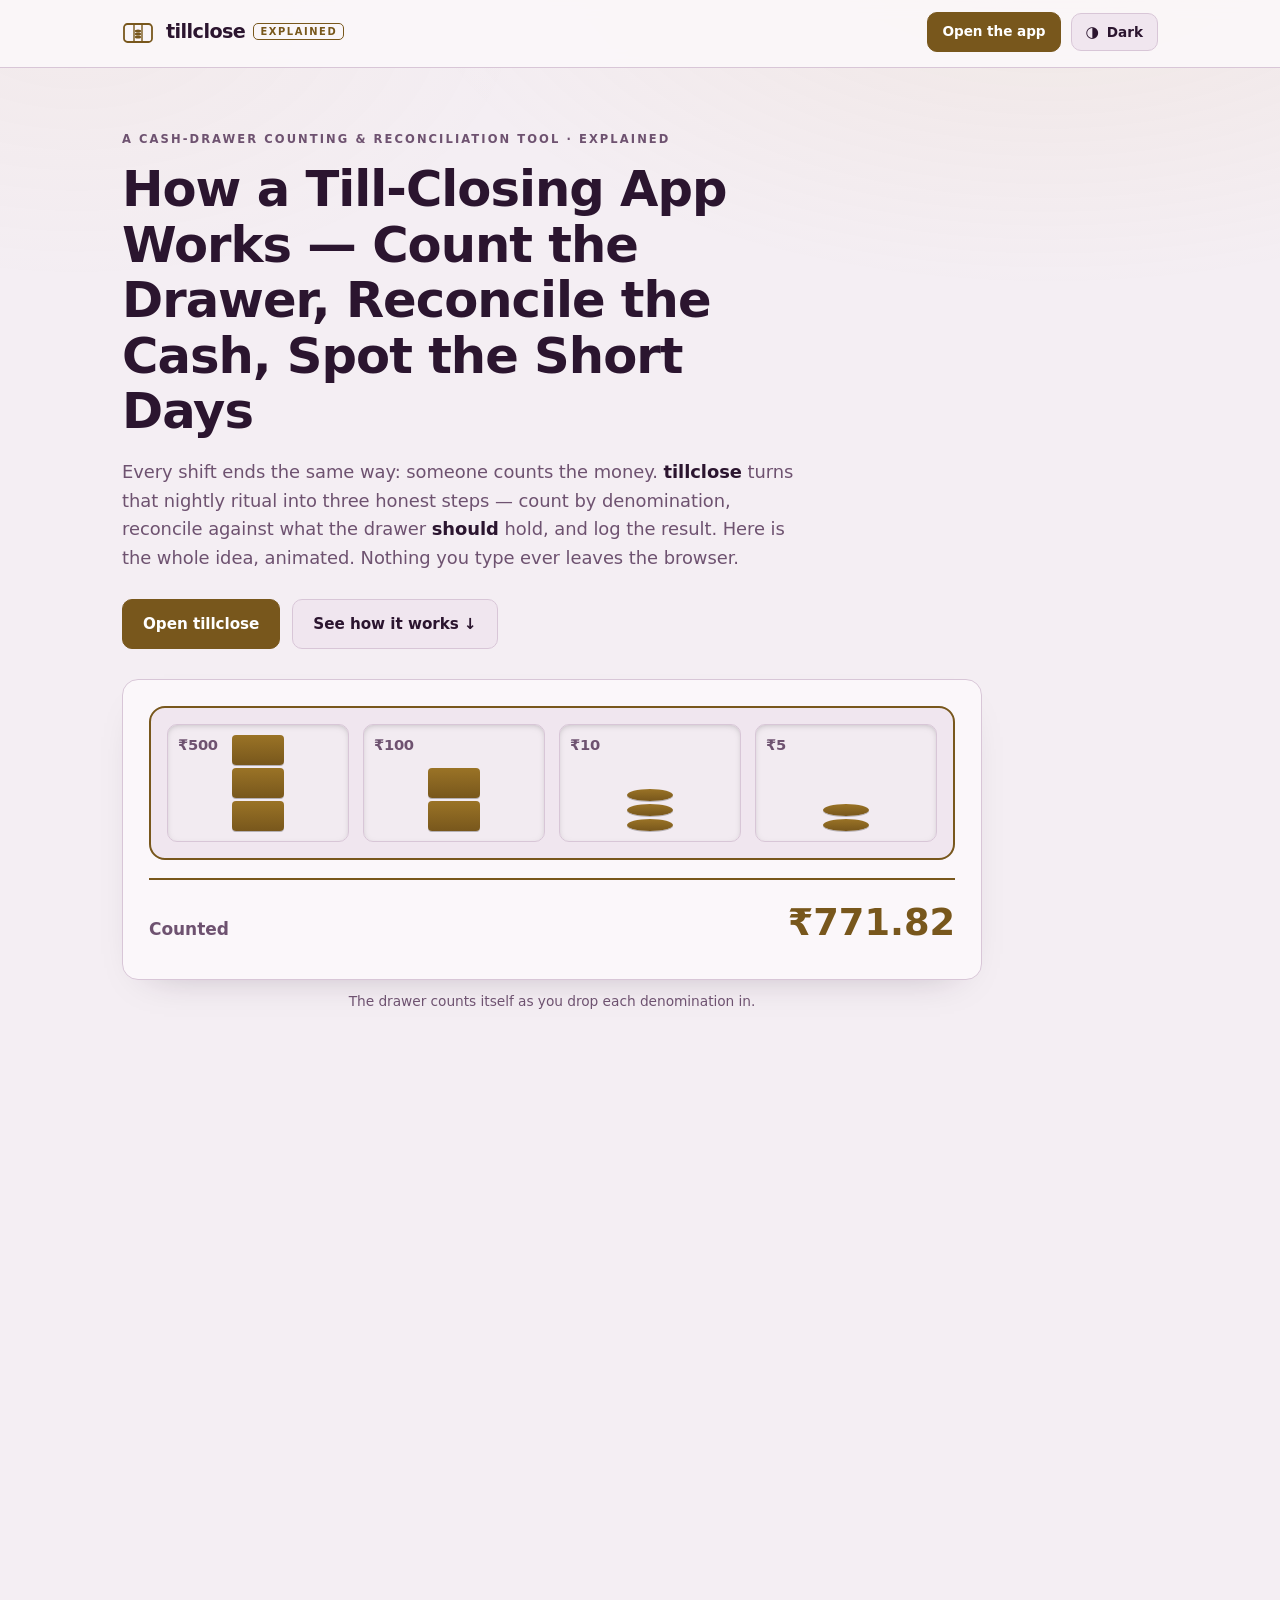
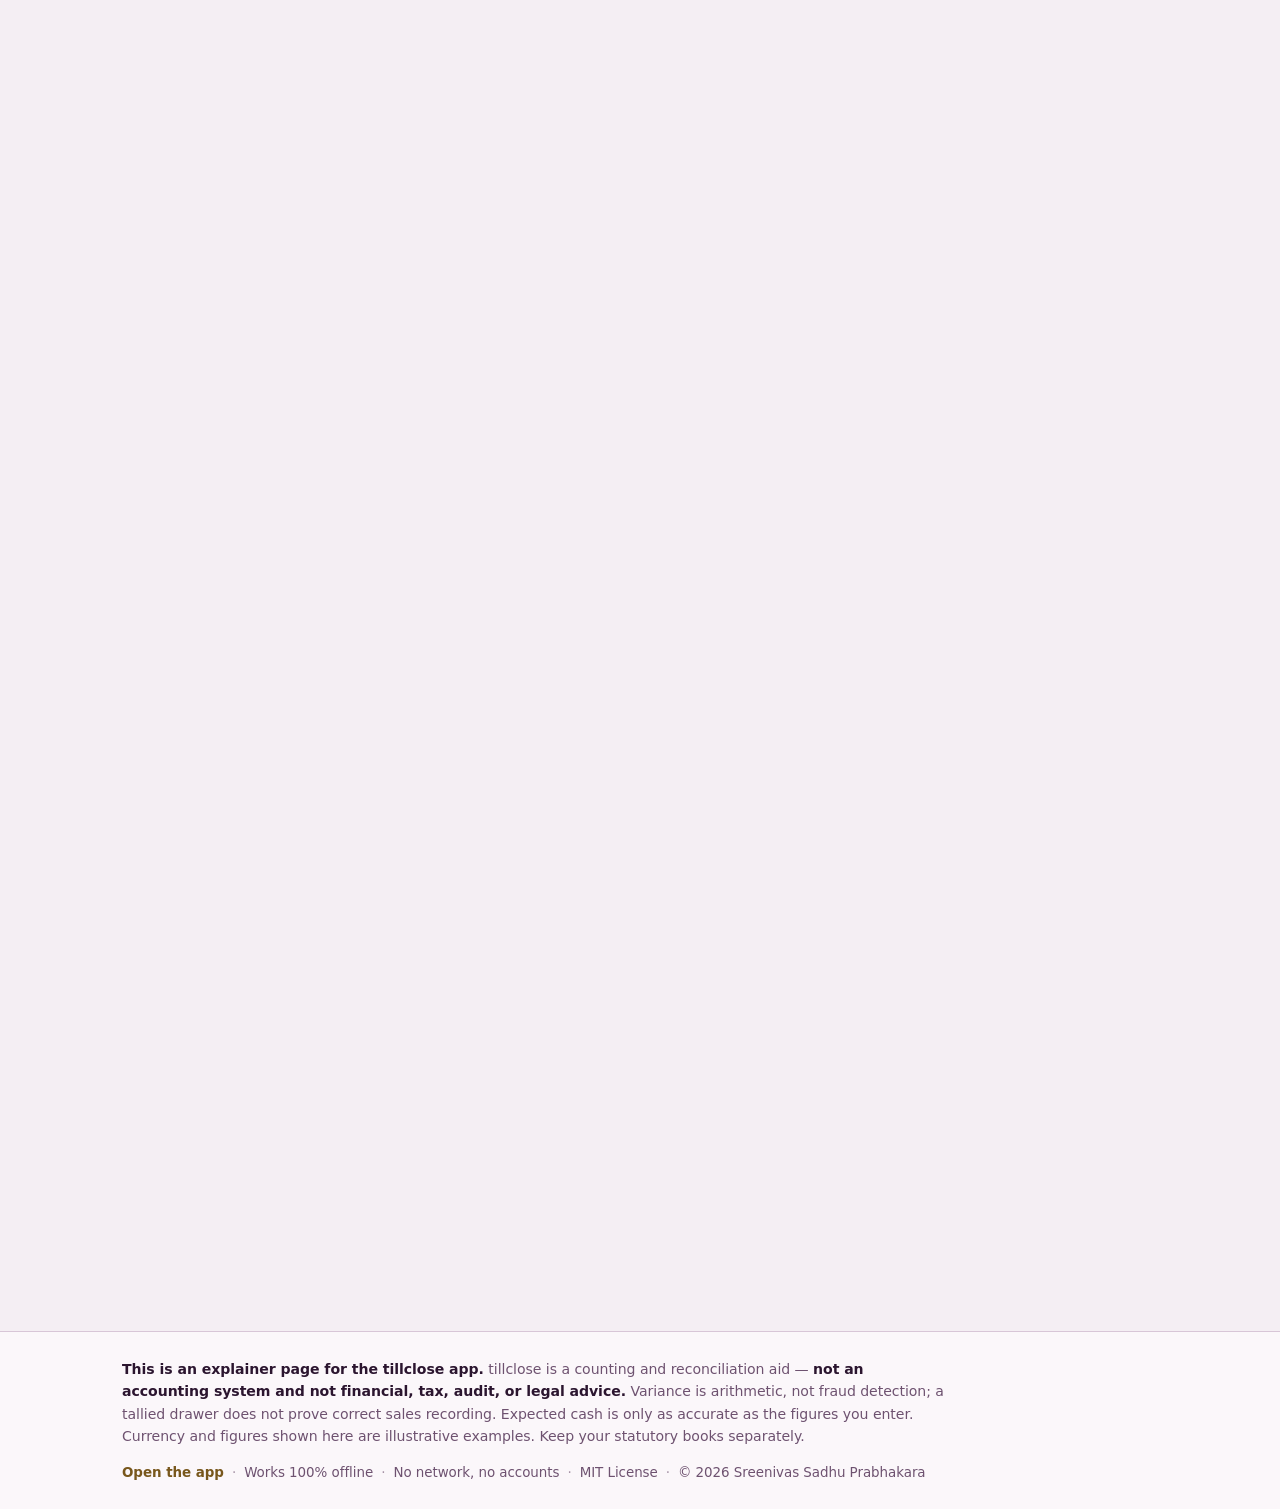
<file: index.html>
<!doctype html>
<html lang="en">
<head>
  <meta charset="utf-8">
  <meta name="viewport" content="width=device-width, initial-scale=1">
  <meta http-equiv="Content-Security-Policy" content="default-src 'self'; connect-src 'none'; img-src 'self' data:; base-uri 'none'; form-action 'none'; frame-ancestors 'none'; object-src 'none'">
  <title>How a Till-Closing App Works — Count the Drawer &amp; Reconcile Cash Privately</title>
  <meta name="description" content="An animated walk-through of how to close a cash till: count the drawer by denomination, reconcile against expected cash, and see which days were short — all offline, with figures the browser physically cannot send anywhere.">
  <meta name="color-scheme" content="dark light">
  <link rel="canonical" href="https://sreenivas-sadhu-prabhakara.github.io/tillclose-explained/">
  <meta name="robots" content="index, follow, max-image-preview:large">
  <meta name="author" content="Sreenivas Sadhu Prabhakara">
  <meta name="keywords" content="how a till closing app works, cash drawer counting explained, cash reconciliation, end of day cash count, denomination counting, offline cash counter, private till log, expected cash variance, cash short or over">
  <meta name="theme-color" content="#2B152F" media="(prefers-color-scheme: dark)">
  <meta name="theme-color" content="#F4EEF3" media="(prefers-color-scheme: light)">

  <!-- Open Graph -->
  <meta property="og:type" content="website">
  <meta property="og:site_name" content="tillclose explained">
  <meta property="og:title" content="How a Till-Closing App Works — Count the Drawer &amp; Reconcile Cash Privately">
  <meta property="og:description" content="An animated walk-through of counting a cash drawer, reconciling against expected cash, and spotting short days — all offline, with figures the browser cannot send anywhere.">
  <meta property="og:url" content="https://sreenivas-sadhu-prabhakara.github.io/tillclose-explained/">
  <meta property="og:locale" content="en_US">
  <meta property="og:image" content="https://sreenivas-sadhu-prabhakara.github.io/tillclose-explained/og-image.png">
  <meta property="og:image:width" content="1200">
  <meta property="og:image:height" content="630">
  <meta property="og:image:alt" content="An animated explainer for tillclose — coins dropping into a cash-drawer well, resolving to a counted total and a SHORT stamp on aubergine">

  <!-- Twitter -->
  <meta name="twitter:card" content="summary_large_image">
  <meta name="twitter:title" content="How a Till-Closing App Works — Count the Drawer &amp; Reconcile Cash Privately">
  <meta name="twitter:description" content="An animated walk-through of counting a cash drawer, reconciling against expected cash, and spotting short days — all offline and private by construction.">
  <meta name="twitter:image" content="https://sreenivas-sadhu-prabhakara.github.io/tillclose-explained/og-image.png">
  <meta name="twitter:image:alt" content="An animated explainer for tillclose — a cash-drawer well, a counted total, and a SHORT stamp">

  <link rel="stylesheet" href="styles.css">
  <link rel="icon" href="favicon.svg" type="image/svg+xml">
  <link rel="apple-touch-icon" href="apple-touch-icon.png">
  <link rel="manifest" href="manifest.webmanifest">

  <!-- Structured data (data block; survives the CSP) -->
  <script type="application/ld+json">
  {
    "@context": "https://schema.org",
    "@type": "WebApplication",
    "name": "tillclose explained",
    "description": "An animated single-page explainer for tillclose, a cash denomination calculator and daily till-closing log. Shows how counting the drawer, reconciling against expected cash, and logging closings works, and why it stays fully private and offline.",
    "url": "https://sreenivas-sadhu-prabhakara.github.io/tillclose-explained/",
    "applicationCategory": "BusinessApplication",
    "operatingSystem": "Any (modern web browser)",
    "browserRequirements": "Requires a modern web browser with JavaScript enabled.",
    "isAccessibleForFree": true,
    "offers": { "@type": "Offer", "price": "0", "priceCurrency": "USD" },
    "license": "https://opensource.org/licenses/MIT",
    "author": { "@type": "Person", "name": "Sreenivas Sadhu Prabhakara" },
    "softwareVersion": "0.1.0",
    "featureList": [
      "Animated walk-through of counting a cash drawer by denomination",
      "Shows expected-cash reconciliation: opening float + cash sales − payouts",
      "Explains the SHORT / OVER / TALLIED variance verdict",
      "Explains the enforced privacy guarantee (connect-src 'none')",
      "Links to the live tillclose app"
    ]
  }
  </script>
  <script type="application/ld+json">
  {
    "@context": "https://schema.org",
    "@type": "FAQPage",
    "mainEntity": [
      {
        "@type": "Question",
        "name": "What does a till-closing app actually do?",
        "acceptedAnswer": {
          "@type": "Answer",
          "text": "It does the three steps of closing a cash till: you count what is physically in the drawer by denomination, you enter what should be there (opening float plus cash sales minus payouts), and it shows the difference — TALLIED, SHORT, or OVER — then saves a dated closing so a pattern of short days becomes visible."
        }
      },
      {
        "@type": "Question",
        "name": "How is expected cash worked out?",
        "acceptedAnswer": {
          "@type": "Answer",
          "text": "Expected cash = opening float + cash sales − payouts. Every one of those figures is typed in by you. The app cannot read your POS, bank, or UPI and never pretends to, so the variance is only as good as the numbers you enter."
        }
      },
      {
        "@type": "Question",
        "name": "Is my cash data really private?",
        "acceptedAnswer": {
          "@type": "Answer",
          "text": "Yes, and it is enforced rather than promised. A strict Content-Security-Policy sets connect-src to none, so the page itself cannot make any network request — the browser blocks every send. Your counts and closings live only in your own browser's local storage; export a CSV to keep a backup."
        }
      },
      {
        "@type": "Question",
        "name": "Does it work without internet?",
        "acceptedAnswer": {
          "@type": "Answer",
          "text": "Yes. Because there are no network dependencies at all, the app runs with no signal — useful at a stall, a counter, or a shift handover where connectivity is unreliable."
        }
      }
    ]
  }
  </script>
</head>
<body>
  <a class="skip-link" href="#story">Skip to how it works</a>

  <!-- ============ HEADER ============ -->
  <header class="masthead" id="top">
    <div class="masthead__inner">
      <div class="brand">
        <svg class="brand__mark" viewBox="0 0 32 32" aria-hidden="true">
          <rect x="2" y="8" width="28" height="18" rx="3.5" fill="none" stroke="currentColor" stroke-width="1.8"/>
          <line x1="12" y1="8" x2="12" y2="26" stroke="currentColor" stroke-width="1.4"/>
          <line x1="20" y1="8" x2="20" y2="26" stroke="currentColor" stroke-width="1.4"/>
          <ellipse cx="16" cy="15" rx="3.1" ry="1.5" class="mk-coin"/>
          <ellipse cx="16" cy="18" rx="3.1" ry="1.5" class="mk-coin"/>
          <ellipse cx="16" cy="21" rx="3.1" ry="1.5" class="mk-coin"/>
        </svg>
        <span class="brand__word">tillclose <span class="brand__tag">explained</span></span>
      </div>
      <div class="masthead__tools">
        <a class="btn btn--primary btn--sm" href="https://sreenivas-sadhu-prabhakara.github.io/tillclose/" id="topCta">Open the app</a>
        <button type="button" class="btn btn--ghost btn--sm" id="themeToggle" aria-pressed="false">
          <span class="btn__ico" aria-hidden="true">◑</span><span id="themeLabel">Theme</span>
        </button>
      </div>
    </div>
    <div class="scrollbar" aria-hidden="true"><div class="scrollbar__fill" id="scrollFill"></div></div>
  </header>

  <!-- ============ HERO / HOOK ============ -->
  <section class="hero reveal" id="hero">
    <div class="hero__inner">
      <p class="eyebrow">A cash-drawer counting &amp; reconciliation tool · explained</p>
      <h1 class="hero__title">How a Till-Closing App Works — Count the Drawer, Reconcile the Cash, Spot the Short Days</h1>
      <p class="hero__lede">
        Every shift ends the same way: someone counts the money. <strong>tillclose</strong> turns that
        nightly ritual into three honest steps — count by denomination, reconcile against what the drawer
        <em>should</em> hold, and log the result. Here is the whole idea, animated. Nothing you type ever
        leaves the browser.
      </p>
      <div class="hero__cta">
        <a class="btn btn--primary" href="https://sreenivas-sadhu-prabhakara.github.io/tillclose/">Open tillclose</a>
        <a class="btn btn--ghost" href="#story">See how it works ↓</a>
      </div>

      <!-- animated drawer: coins drop into wells, total ticks up -->
      <figure class="stage stage--hero" aria-hidden="true">
        <div class="drawer" id="heroDrawer">
          <div class="well">
            <span class="well__face">₹500</span>
            <div class="coins">
              <span class="coin coin--note c1"></span>
              <span class="coin coin--note c2"></span>
              <span class="coin coin--note c3"></span>
            </div>
          </div>
          <div class="well">
            <span class="well__face">₹100</span>
            <div class="coins">
              <span class="coin coin--note c1"></span>
              <span class="coin coin--note c2"></span>
            </div>
          </div>
          <div class="well">
            <span class="well__face">₹10</span>
            <div class="coins">
              <span class="coin c1"></span><span class="coin c2"></span><span class="coin c3"></span>
            </div>
          </div>
          <div class="well">
            <span class="well__face">₹5</span>
            <div class="coins">
              <span class="coin c1"></span><span class="coin c2"></span>
            </div>
          </div>
        </div>
        <div class="ticker">
          <span class="ticker__label">Counted</span>
          <span class="ticker__value" id="heroTotal" data-target="216900">₹0.00</span>
        </div>
      </figure>
      <p class="stage__caption">The drawer counts itself as you drop each denomination in.</p>
    </div>
  </section>

  <main id="story">

    <!-- ============ 1. THE PROBLEM ============ -->
    <section class="chapter reveal" id="problem" aria-labelledby="problemHeading">
      <div class="chapter__inner">
        <p class="chapter__num">01 — The problem</p>
        <h2 class="chapter__title" id="problemHeading">Counting cash on paper is where the day goes wrong</h2>
        <p class="chapter__body">
          Kirana stores, food stalls, salons, pharmacies, petrol-pump shift handovers, event volunteers —
          anyone who closes a drawer knows the three ways it breaks. The denomination arithmetic is
          error-prone by hand. A spreadsheet has no running record of <em>which</em> days ran short. And a
          generic web counter wants an account, or quietly phones your numbers home.
        </p>
        <div class="painrow">
          <div class="pain">
            <span class="pain__ico" aria-hidden="true">✎</span>
            <h3 class="pain__h">Paper slips</h3>
            <p>3 × ₹500 + 7 × ₹100 in your head, at 11pm, tired. One slip and the till is "short".</p>
          </div>
          <div class="pain">
            <span class="pain__ico" aria-hidden="true">▦</span>
            <h3 class="pain__h">Spreadsheets</h3>
            <p>They add up today, but nobody scrolls back to see the pattern of shortages building.</p>
          </div>
          <div class="pain">
            <span class="pain__ico" aria-hidden="true">☁</span>
            <h3 class="pain__h">Cloud counters</h3>
            <p>Sign up, log in, and your daily takings sit on someone else's server. For a cash count.</p>
          </div>
        </div>
      </div>
    </section>

    <!-- ============ 2. STEP ONE — COUNT ============ -->
    <section class="chapter chapter--split reveal" id="count" aria-labelledby="countHeading">
      <div class="chapter__inner split">
        <div class="split__copy">
          <p class="chapter__num">02 — Step one</p>
          <h2 class="chapter__title" id="countHeading">Count the drawer by denomination</h2>
          <p class="chapter__body">
            The grid <em>is</em> the drawer, seen from above: one well per note and coin. Tap the steppers
            or type a quantity, and each well shows its own subtotal while a grand total runs live at the
            bottom. Five verified currency presets — INR, USD, EUR, GBP, PHP — plus a free "other amount"
            row for a withdrawn ₹2000 note or a commemorative coin.
          </p>
          <p class="chapter__body chapter__body--note">
            Every rupee is computed in <strong>integer paise</strong> — never floating-point — so a
            decimal-currency count can't drift by a rounding cent.
          </p>
        </div>
        <figure class="stage split__stage" aria-hidden="true">
          <div class="countgrid" id="countGrid">
            <div class="cwell"><span class="cwell__face">₹500</span><span class="cwell__qty" data-q="3">×3</span><span class="cwell__sub">₹1,500</span></div>
            <div class="cwell"><span class="cwell__face">₹200</span><span class="cwell__qty" data-q="1">×1</span><span class="cwell__sub">₹200</span></div>
            <div class="cwell"><span class="cwell__face">₹100</span><span class="cwell__qty" data-q="4">×4</span><span class="cwell__sub">₹400</span></div>
            <div class="cwell"><span class="cwell__face">₹50</span><span class="cwell__qty" data-q="1">×1</span><span class="cwell__sub">₹50</span></div>
            <div class="cwell"><span class="cwell__face">₹20</span><span class="cwell__qty" data-q="2">×2</span><span class="cwell__sub">₹40</span></div>
            <div class="cwell"><span class="cwell__face">₹10</span><span class="cwell__qty" data-q="1">×1</span><span class="cwell__sub">₹10</span></div>
            <div class="cwell cwell--coin"><span class="cwell__face">₹5</span><span class="cwell__qty" data-q="3">×3</span><span class="cwell__sub">₹15</span></div>
            <div class="cwell cwell--coin"><span class="cwell__face">₹2</span><span class="cwell__qty" data-q="1">×1</span><span class="cwell__sub">₹2</span></div>
          </div>
          <div class="ticker ticker--inline">
            <span class="ticker__label">Counted total</span>
            <span class="ticker__value" id="countGridTotal" data-target="221700">₹0.00</span>
          </div>
        </figure>
      </div>
    </section>

    <!-- ============ 3. STEP TWO — RECONCILE ============ -->
    <section class="chapter chapter--split reveal reverse" id="reconcile" aria-labelledby="reconHeading">
      <div class="chapter__inner split split--reverse">
        <div class="split__copy">
          <p class="chapter__num">03 — Step two</p>
          <h2 class="chapter__title" id="reconHeading">Reconcile against what the drawer <em>should</em> hold</h2>
          <p class="chapter__body">
            The expected total is simple and honest arithmetic you enter yourself:
          </p>
          <p class="formula" aria-hidden="true">
            <span class="formula__t">opening float</span>
            <span class="formula__op">+</span>
            <span class="formula__t">cash sales</span>
            <span class="formula__op">−</span>
            <span class="formula__t formula__t--out">payouts</span>
            <span class="formula__op">=</span>
            <span class="formula__t formula__t--res">expected</span>
          </p>
          <p class="chapter__body chapter__body--note">
            Payouts are a small labelled list — "milk vendor ₹350", "auto fare ₹80". The app can't read
            your POS, bank, or UPI, and <strong>never pretends to</strong>. The variance is only ever as
            good as the numbers you type.
          </p>
        </div>
        <figure class="stage split__stage" aria-hidden="true">
          <div class="ledger" id="ledger">
            <div class="ledger__row"><span>Opening float</span><span class="tabnum">₹5,000.00</span></div>
            <div class="ledger__row"><span>+ Cash sales</span><span class="tabnum">₹12,750.00</span></div>
            <div class="ledger__row ledger__row--out"><span>− Milk vendor</span><span class="tabnum">−₹350.00</span></div>
            <div class="ledger__row ledger__row--out"><span>− Auto fare</span><span class="tabnum">−₹80.00</span></div>
            <div class="ledger__row ledger__row--total"><span>Expected total</span><span class="tabnum" id="expectedRun" data-target="1732000">₹0.00</span></div>
          </div>
        </figure>
      </div>
    </section>

    <!-- ============ 4. THE VERDICT (the stamp motif) ============ -->
    <section class="chapter reveal" id="verdict" aria-labelledby="verdictHeading">
      <div class="chapter__inner">
        <p class="chapter__num">04 — The verdict</p>
        <h2 class="chapter__title" id="verdictHeading">Counted minus expected — tallied, short, or over</h2>
        <p class="chapter__body chapter__body--center">
          One subtraction gives the whole answer, stamped in words and colour so the state is never
          colour-only. Here the drawer is a little light.
        </p>
        <figure class="stage stage--verdict" aria-hidden="true">
          <div class="vsum">
            <div class="vsum__line"><span class="vsum__lab">Counted</span><span class="tabnum">₹2,169.00</span></div>
            <div class="vsum__line"><span class="vsum__lab">Expected</span><span class="tabnum">₹2,200.00</span></div>
          </div>
          <div class="verdict-band" id="verdictBand" data-status="short">
            <span class="verdict-band__stamp" id="verdictStamp">SHORT</span>
            <span class="verdict-band__amt tabnum" id="verdictAmt">−₹31.00</span>
            <span class="verdict-band__words" id="verdictWords">The drawer is short by thirty-one rupees.</span>
          </div>
          <div class="chiprow">
            <button type="button" class="miniChip is-on" data-status="short">SHORT</button>
            <button type="button" class="miniChip" data-status="tallied">TALLIED</button>
            <button type="button" class="miniChip" data-status="over">OVER</button>
          </div>
        </figure>
        <p class="stage__caption">Tap a state to see how the same band reads for each verdict.</p>
      </div>
    </section>

    <!-- ============ 5. THE HISTORY ============ -->
    <section class="chapter reveal" id="history" aria-labelledby="histHeading">
      <div class="chapter__inner">
        <p class="chapter__num">05 — The record</p>
        <h2 class="chapter__title" id="histHeading">A dated log makes the pattern visible</h2>
        <p class="chapter__body chapter__body--center">
          Save one closing per date and the history strip does the rest — days closed, how many were short,
          the net variance, and the worst day highlighted. A slow leak nobody noticed on paper shows up here
          on the first read.
        </p>
        <figure class="stage stage--history" aria-hidden="true">
          <div class="hstrip">
            <span class="hstat"><b>18</b> days closed</span>
            <span class="hstat hstat--short"><b>4</b> short</span>
            <span class="hstat hstat--over"><b>1</b> over</span>
            <span class="hstat hstat--tally"><b>13</b> tallied</span>
            <span class="hstat">net <b class="tabnum">−₹412.00</b></span>
          </div>
          <ul class="hlist">
            <li class="hrow"><span class="hrow__date tabnum">2026-07-21</span><span class="hrow__meta">handover · evening</span><span class="hrow__var hrow__var--tally tabnum">TALLIED</span></li>
            <li class="hrow hrow--worst"><span class="hrow__date tabnum">2026-07-20</span><span class="hrow__meta">worst day</span><span class="hrow__var hrow__var--short tabnum">−₹210.00</span></li>
            <li class="hrow"><span class="hrow__date tabnum">2026-07-19</span><span class="hrow__meta">—</span><span class="hrow__var hrow__var--over tabnum">+₹40.00</span></li>
            <li class="hrow"><span class="hrow__date tabnum">2026-07-18</span><span class="hrow__meta">—</span><span class="hrow__var hrow__var--tally tabnum">TALLIED</span></li>
          </ul>
        </figure>
      </div>
    </section>

    <!-- ============ 6. THE PRIVACY GUARANTEE ============ -->
    <section class="chapter chapter--privacy reveal" id="privacy" aria-labelledby="privHeading">
      <div class="chapter__inner">
        <p class="chapter__num">06 — The guarantee</p>
        <h2 class="chapter__title" id="privHeading">Privacy the browser enforces, not a promise it makes</h2>
        <p class="chapter__body chapter__body--center">
          Most apps <em>say</em> "we don't sell your data". tillclose ships a single line that makes it
          impossible to send anything at all — a Content-Security-Policy with <code>connect-src 'none'</code>.
          The browser refuses every network call the page could try to make.
        </p>
        <figure class="stage stage--privacy" aria-hidden="true">
          <div class="cspwall">
            <code class="cspwall__code">connect-src 'none'</code>
            <div class="cspwall__gate">
              <span class="packet p1"></span>
              <span class="packet p2"></span>
              <span class="packet p3"></span>
              <span class="wall"></span>
              <span class="cspwall__x">✕ blocked</span>
            </div>
          </div>
        </figure>
        <ul class="guaranteelist">
          <li><span class="gl__k">No network, ever.</span> No fetch, no analytics, no cloud sync — the policy blocks it, so it can't happen by accident either.</li>
          <li><span class="gl__k">No accounts.</span> Nothing to sign up for. Your counts and closings live only in this browser's local storage.</li>
          <li><span class="gl__k">Works with no signal.</span> With zero network dependencies it runs at a stall, a basement counter, a power cut.</li>
        </ul>
      </div>
    </section>

    <!-- ============ 7. FEATURE TOUR ============ -->
    <section class="chapter reveal" id="tour" aria-labelledby="tourHeading">
      <div class="chapter__inner">
        <p class="chapter__num">07 — At a glance</p>
        <h2 class="chapter__title" id="tourHeading">Everything tillclose does — and nothing it doesn't</h2>
        <div class="feats">
          <div class="feat"><h3>Denomination grid</h3><p>5 verified currency presets as drawer wells with steppers, live subtotals, and a running total in integer minor units.</p></div>
          <div class="feat"><h3>Expected-cash panel</h3><p>Opening float + cash sales − a labelled payouts list. Every figure hand-entered — no fake POS import.</p></div>
          <div class="feat"><h3>Variance verdict</h3><p>TALLIED / SHORT / OVER to the paise, in words and colour, never colour alone.</p></div>
          <div class="feat"><h3>Dated history</h3><p>One closing per date, a summary strip, and the worst day flagged so shortages surface.</p></div>
          <div class="feat"><h3>Printable sheet</h3><p>A clean close sheet with "Counted by / Verified by" sign-off lines for the physical till file.</p></div>
          <div class="feat"><h3>CSV export</h3><p>RFC-4180 history for the accountant, plus a per-day denomination breakdown. Your only backup.</p></div>
          <div class="feat"><h3>Float carry-forward</h3><p>One tap prefills today's opening float from the last saved closing.</p></div>
          <div class="feat"><h3>Light &amp; dark</h3><p>Both WCAG-AA legible, system-preference aware, with a manual toggle.</p></div>
        </div>
      </div>
    </section>

    <!-- ============ 8. CTA ============ -->
    <section class="cta reveal" id="cta" aria-labelledby="ctaHeading">
      <div class="cta__inner">
        <svg class="cta__mark" viewBox="0 0 100 100" aria-hidden="true">
          <rect x="16" y="28" width="68" height="46" rx="8" fill="var(--surface)" stroke="var(--gold)" stroke-width="3.4"/>
          <line x1="50" y1="28" x2="50" y2="74" stroke="var(--gold)" stroke-width="2.4" opacity="0.85"/>
          <ellipse cx="67" cy="46" rx="11" ry="4.4" fill="var(--gold)"/>
          <ellipse cx="67" cy="52" rx="11" ry="4.4" fill="var(--gold)"/>
          <ellipse cx="67" cy="58" rx="11" ry="4.4" fill="var(--gold)"/>
          <ellipse cx="67" cy="64" rx="11" ry="4.4" fill="#E7C583"/>
          <rect x="24" y="44" width="20" height="22" rx="2.5" fill="var(--gold)" opacity="0.55"/>
          <rect x="27" y="48" width="20" height="22" rx="2.5" fill="var(--gold)"/>
        </svg>
        <h2 class="cta__title" id="ctaHeading">Close today's till in your own browser</h2>
        <p class="cta__body">
          Free, open source, and offline. No install, no account, no network — just open it and count.
        </p>
        <a class="btn btn--primary btn--lg" href="https://sreenivas-sadhu-prabhakara.github.io/tillclose/">Open tillclose →</a>
        <p class="cta__sub">Runs 100% offline · figures never leave the browser · MIT licensed</p>
      </div>
    </section>
  </main>

  <!-- ============ FOOTER ============ -->
  <footer class="foot">
    <div class="foot__inner">
      <p class="foot__disclaimer">
        <strong>This is an explainer page for the tillclose app.</strong> tillclose is a counting and
        reconciliation aid — <em>not an accounting system and not financial, tax, audit, or legal advice.</em>
        Variance is arithmetic, not fraud detection; a tallied drawer does not prove correct sales recording.
        Expected cash is only as accurate as the figures you enter. Currency and figures shown here are
        illustrative examples. Keep your statutory books separately.
      </p>
      <p class="foot__meta">
        <a href="https://sreenivas-sadhu-prabhakara.github.io/tillclose/" class="foot__link">Open the app</a>
        <span class="foot__dot">·</span>
        <span>Works 100% offline</span><span class="foot__dot">·</span>
        <span>No network, no accounts</span><span class="foot__dot">·</span>
        <span>MIT License</span><span class="foot__dot">·</span>
        <span>© 2026 Sreenivas&nbsp;Sadhu&nbsp;Prabhakara</span>
      </p>
    </div>
  </footer>

  <script src="app.js" defer></script>
</body>
</html>
</file>
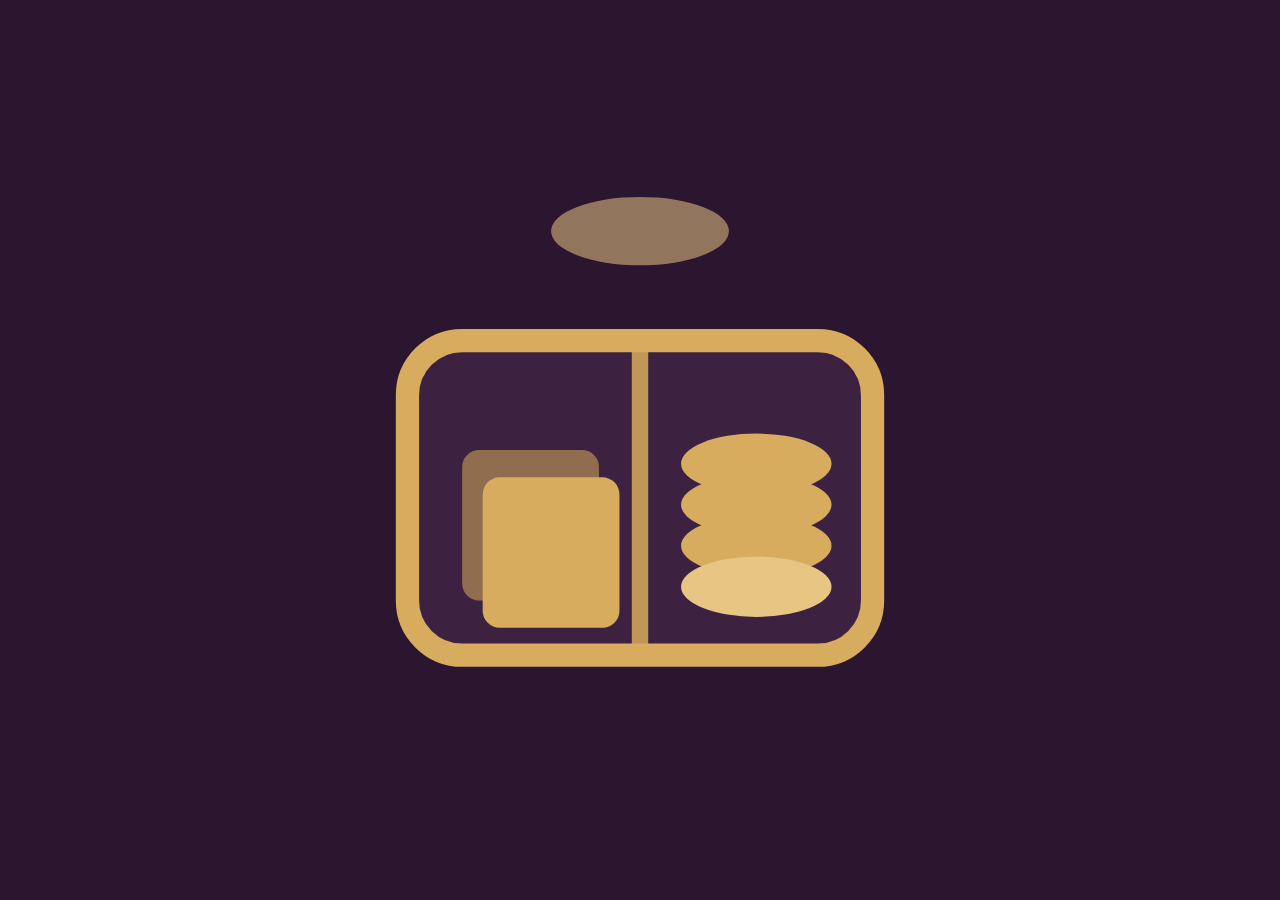
<file: assets/icon.html>
<!doctype html>
<html lang="en">
<head>
<meta charset="utf-8">
<style>
  * { box-sizing: border-box; margin: 0; padding: 0; }
  html, body { width: 100%; height: 100%; overflow: hidden; background: #2B152F; }
  body { display: grid; place-items: center; }
  /* 12% safe padding -> mark fills the middle 76vmin */
  .mark { width: 76vmin; height: 76vmin; display: block; }
</style>
</head>
<body>
  <!-- a drawer well with a coin dropping in — the "explained" motion cue -->
  <svg class="mark" viewBox="0 0 100 100" aria-hidden="true">
    <!-- dropping coin above the well -->
    <ellipse cx="50" cy="18" rx="13" ry="5" fill="#E7C583" opacity="0.55"/>
    <!-- the well -->
    <rect x="16" y="34" width="68" height="46" rx="8" fill="#3D2140" stroke="#D8AC5E" stroke-width="3.4"/>
    <line x1="50" y1="34" x2="50" y2="80" stroke="#D8AC5E" stroke-width="2.4" opacity="0.85"/>
    <!-- coin stack settling, right compartment -->
    <ellipse cx="67" cy="52" rx="11" ry="4.4" fill="#D8AC5E"/>
    <ellipse cx="67" cy="58" rx="11" ry="4.4" fill="#D8AC5E"/>
    <ellipse cx="67" cy="64" rx="11" ry="4.4" fill="#D8AC5E"/>
    <ellipse cx="67" cy="70" rx="11" ry="4.4" fill="#E7C583"/>
    <!-- note bundle, left compartment -->
    <rect x="24" y="50" width="20" height="22" rx="2.5" fill="#D8AC5E" opacity="0.55"/>
    <rect x="27" y="54" width="20" height="22" rx="2.5" fill="#D8AC5E"/>
  </svg>
</body>
</html>
</file>
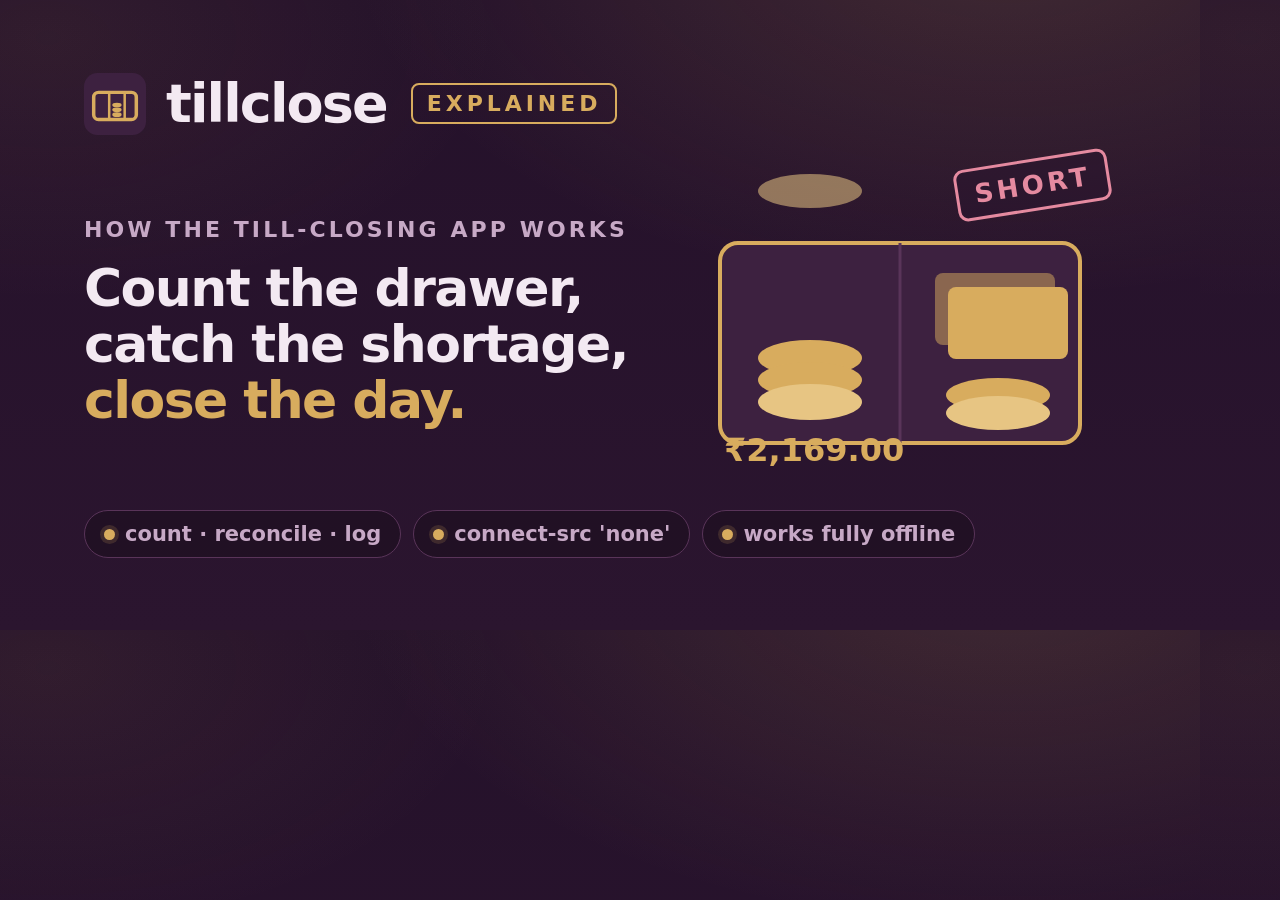
<file: assets/og.html>
<!doctype html>
<html lang="en">
<head>
<meta charset="utf-8">
<style>
  :root {
    --bg: #2B152F; --surface: #3D2140; --line: #593459;
    --ink: #F3E9F2; --muted: #C7A9C6; --gold: #D8AC5E; --gold2: #E7C583; --short: #E58AA0;
    --sans: system-ui, -apple-system, "Segoe UI", Roboto, "Noto Sans", Helvetica, Arial, sans-serif;
  }
  * { box-sizing: border-box; margin: 0; padding: 0; }
  html, body { width: 1200px; height: 630px; overflow: hidden; }
  body {
    position: relative; font-family: var(--sans); color: var(--ink);
    background:
      radial-gradient(1100px 600px at 84% -10%, rgba(216,172,94,0.16), transparent 60%),
      radial-gradient(820px 480px at 4% 6%, rgba(216,172,94,0.07), transparent 55%),
      linear-gradient(180deg, #24112a 0%, #2B152F 100%);
    -webkit-font-smoothing: antialiased;
  }
  .frame { position: absolute; inset: 0; padding: 72px 84px; display: flex; flex-direction: column; justify-content: space-between; }

  .brand { display: flex; align-items: center; gap: 20px; }
  .brand svg { width: 62px; height: 62px; }
  .wordmark { font-size: 54px; font-weight: 800; letter-spacing: -0.035em; }
  .tag {
    font-size: 22px; font-weight: 800; letter-spacing: 0.18em; text-transform: uppercase;
    color: var(--gold); border: 2px solid var(--gold); border-radius: 8px; padding: 6px 14px; margin-left: 4px;
  }

  .mid { display: flex; align-items: center; gap: 56px; }
  .copy { max-width: 560px; }
  .copy .kicker { font-size: 22px; font-weight: 700; letter-spacing: 0.14em; text-transform: uppercase; color: var(--muted); margin-bottom: 18px; }
  .copy h1 { font-size: 52px; font-weight: 800; letter-spacing: -0.03em; line-height: 1.08; }
  .copy .accent { color: var(--gold); }

  /* the well with coins mid-drop + a counted readout */
  .well { position: relative; width: 400px; height: 300px; flex: 0 0 auto; }
  .well svg { width: 400px; height: 300px; }
  .stamp {
    position: absolute; right: -10px; top: -14px;
    font-size: 26px; font-weight: 800; letter-spacing: 0.14em; color: var(--short);
    border: 3px solid var(--short); border-radius: 10px; padding: 8px 16px;
    transform: rotate(-9deg); background: rgba(43,21,47,0.5);
  }
  .total {
    position: absolute; left: 24px; bottom: 4px;
    font-size: 32px; font-weight: 800; color: var(--gold); font-variant-numeric: tabular-nums;
  }

  .chips { display: flex; gap: 12px; }
  .chip {
    display: inline-flex; align-items: center; gap: 10px; padding: 11px 19px;
    border: 1px solid var(--line); border-radius: 999px; background: rgba(20,10,22,0.4);
    font-size: 21px; font-weight: 600; color: var(--muted);
  }
  .chip .dot { width: 11px; height: 11px; border-radius: 50%; background: var(--gold); box-shadow: 0 0 0 4px rgba(216,172,94,0.16); }
</style>
</head>
<body>
  <div class="frame">
    <div class="brand">
      <svg viewBox="0 0 32 32" aria-hidden="true">
        <rect width="32" height="32" rx="7" fill="#3D2140"/>
        <rect x="5" y="10" width="22" height="14" rx="2.5" fill="none" stroke="#D8AC5E" stroke-width="1.8"/>
        <line x1="13" y1="10" x2="13" y2="24" stroke="#D8AC5E" stroke-width="1.3"/>
        <line x1="21" y1="10" x2="21" y2="24" stroke="#D8AC5E" stroke-width="1.3"/>
        <ellipse cx="17" cy="16.5" rx="2.4" ry="1.2" fill="#D8AC5E"/>
        <ellipse cx="17" cy="19" rx="2.4" ry="1.2" fill="#D8AC5E"/>
        <ellipse cx="17" cy="21.5" rx="2.4" ry="1.2" fill="#D8AC5E"/>
      </svg>
      <span class="wordmark">tillclose</span>
      <span class="tag">explained</span>
    </div>

    <div class="mid">
      <div class="copy">
        <p class="kicker">How the till-closing app works</p>
        <h1>Count the drawer, catch the shortage, <span class="accent">close the day.</span></h1>
      </div>

      <div class="well">
        <svg viewBox="0 0 400 300" aria-hidden="true">
          <!-- one large open drawer well -->
          <rect x="20" y="70" width="360" height="200" rx="18" fill="#3D2140" stroke="#D8AC5E" stroke-width="4"/>
          <line x1="200" y1="70" x2="200" y2="270" stroke="#593459" stroke-width="3"/>
          <!-- coins mid-drop, left well -->
          <ellipse cx="110" cy="18" rx="52" ry="17" fill="#E7C583" opacity="0.55"/>
          <ellipse cx="110" cy="185" rx="52" ry="18" fill="#D8AC5E"/>
          <ellipse cx="110" cy="207" rx="52" ry="18" fill="#D8AC5E"/>
          <ellipse cx="110" cy="229" rx="52" ry="18" fill="#E7C583"/>
          <!-- note bundle, right well -->
          <rect x="235" y="100" width="120" height="72" rx="8" fill="#D8AC5E" opacity="0.5"/>
          <rect x="248" y="114" width="120" height="72" rx="8" fill="#D8AC5E"/>
          <ellipse cx="298" cy="222" rx="52" ry="17" fill="#D8AC5E"/>
          <ellipse cx="298" cy="240" rx="52" ry="17" fill="#E7C583"/>
        </svg>
        <span class="stamp">SHORT</span>
        <span class="total">₹2,169.00</span>
      </div>
    </div>

    <div class="chips">
      <span class="chip"><span class="dot"></span>count · reconcile · log</span>
      <span class="chip"><span class="dot"></span>connect-src 'none'</span>
      <span class="chip"><span class="dot"></span>works fully offline</span>
    </div>
  </div>
</body>
</html>
</file>
<file: styles.css>
/* ============================================================
   tillclose · explained — animated single-page narrative.
   Shares the tillclose family identity: aubergine drawer, soft-gold
   tally. Dark default + light via prefers-color-scheme and a manual
   [data-theme] override. Every text/badge pairing is WCAG-AA in both
   schemes; state is never colour-only (word stamps carry it too).
   All motion is CSS-only and degrades to static under
   prefers-reduced-motion.
   ============================================================ */

:root {
  /* dark (default) — same tokens as the tillclose app */
  --bg:        #2B152F;   /* aubergine ink */
  --surface:   #3D2140;   /* blackberry plum */
  --surface2:  #4A2A4E;
  --line:      #593459;
  --ink:       #F3E9F2;   /* near-white on aubergine — ~13:1 */
  --muted:     #C7A9C6;   /* ~6.5:1 on --bg */
  --gold:      #D8AC5E;   /* accent: totals, coin stacks, focus */
  --gold-2:    #E7C583;
  --gold-ink:  #2B152F;   /* text ON gold fills */
  --short:     #E58AA0;   /* brick-rose, lifted for dark AA (~6:1) */
  --over:      #9FCBA0;   /* sage, lifted for dark AA */
  --short-bg:  rgba(196, 82, 106, 0.16);
  --over-bg:   rgba(123, 165, 124, 0.16);
  --gold-bg:   rgba(216, 172, 94, 0.14);

  --sans: system-ui, -apple-system, "Segoe UI", Roboto, "Noto Sans", Helvetica, Arial, sans-serif;
  --mono: ui-monospace, "SF Mono", Menlo, Consolas, "Liberation Mono", monospace;

  --radius: 16px;
  --radius-sm: 10px;
  --shadow: 0 18px 44px -26px rgba(0,0,0,0.72);
  --wrap: 1080px;
  --ease: cubic-bezier(0.22, 0.61, 0.36, 1);
}

@media (prefers-color-scheme: light) {
  :root {
    --bg:        #F4EEF3;   /* mauve chalk */
    --surface:   #FBF7FA;
    --surface2:  #F0E6EF;
    --line:      #D8C6D7;
    --ink:       #2B152F;   /* aubergine ink on chalk — ~12:1 */
    --muted:     #6E5270;   /* ~5.7:1 on --bg */
    --gold:      #78571C;   /* deepened gold — AA on chalk/surface (≥5.4:1) */
    --gold-2:    #9A7326;
    --gold-ink:  #FFFFFF;
    --short:     #A32B48;   /* brick-rose deepened for light AA (~5.3:1) */
    --over:      #3F6B41;   /* sage deepened for light AA (~5.1:1) */
    --short-bg:  rgba(163, 43, 72, 0.10);
    --over-bg:   rgba(63, 107, 65, 0.12);
    --gold-bg:   rgba(120, 87, 28, 0.10);
    --shadow: 0 16px 40px -28px rgba(43,21,47,0.35);
  }
}

[data-theme="light"] {
  --bg: #F4EEF3; --surface: #FBF7FA; --surface2: #F0E6EF; --line: #D8C6D7;
  --ink: #2B152F; --muted: #6E5270; --gold: #78571C; --gold-2: #9A7326; --gold-ink: #FFFFFF;
  --short: #A32B48; --over: #3F6B41;
  --short-bg: rgba(163,43,72,0.10); --over-bg: rgba(63,107,65,0.12); --gold-bg: rgba(120,87,28,0.10);
  --shadow: 0 16px 40px -28px rgba(43,21,47,0.35);
}
[data-theme="dark"] {
  --bg: #2B152F; --surface: #3D2140; --surface2: #4A2A4E; --line: #593459;
  --ink: #F3E9F2; --muted: #C7A9C6; --gold: #D8AC5E; --gold-2: #E7C583; --gold-ink: #2B152F;
  --short: #E58AA0; --over: #9FCBA0;
  --short-bg: rgba(196,82,106,0.16); --over-bg: rgba(123,165,124,0.16); --gold-bg: rgba(216,172,94,0.14);
  --shadow: 0 18px 44px -26px rgba(0,0,0,0.72);
}

* { box-sizing: border-box; }
html { -webkit-text-size-adjust: 100%; scroll-behavior: smooth; }

body {
  margin: 0;
  background: var(--bg);
  color: var(--ink);
  font-family: var(--sans);
  font-size: 17px;
  line-height: 1.6;
  letter-spacing: -0.003em;
  -webkit-font-smoothing: antialiased;
  text-rendering: optimizeLegibility;
}
body::before {
  content: "";
  position: fixed; inset: 0; z-index: -1; pointer-events: none;
  background:
    radial-gradient(1100px 600px at 82% -8%, rgba(216,172,94,0.10), transparent 60%),
    radial-gradient(820px 480px at 6% 2%, rgba(216,172,94,0.05), transparent 55%);
}

h1, h2, h3 { margin: 0; font-weight: 800; letter-spacing: -0.02em; line-height: 1.12; }
p { margin: 0; }
em { font-style: normal; color: var(--ink); font-weight: 600; }
strong { color: var(--ink); font-weight: 700; }
code { font-family: var(--mono); font-size: 0.92em; }

.tabnum, .ticker__value, .verdict-band__amt { font-variant-numeric: tabular-nums; }

.sr-only {
  position: absolute; width: 1px; height: 1px; padding: 0; margin: -1px;
  overflow: hidden; clip: rect(0,0,0,0); white-space: nowrap; border: 0;
}

/* ---- skip link ---- */
.skip-link {
  position: absolute; left: 12px; top: -60px;
  background: var(--gold); color: var(--gold-ink);
  padding: 10px 16px; border-radius: 10px; font-weight: 800;
  z-index: 80; transition: top 0.18s var(--ease); text-decoration: none;
}
.skip-link:focus { top: 12px; }

/* ---- shared focus ring ---- */
a:focus-visible, button:focus-visible, input:focus-visible,
select:focus-visible, textarea:focus-visible {
  outline: 3px solid var(--gold);
  outline-offset: 2px;
  border-radius: 8px;
}

/* ---- masthead ---- */
.masthead {
  position: sticky; top: 0; z-index: 50;
  border-bottom: 1px solid var(--line);
  background: color-mix(in srgb, var(--surface) 88%, transparent);
  backdrop-filter: saturate(1.4) blur(8px);
}
.masthead__inner {
  max-width: var(--wrap); margin: 0 auto; padding: 12px 22px;
  display: flex; align-items: center; justify-content: space-between; gap: 16px; flex-wrap: wrap;
}
.brand { display: flex; align-items: center; gap: 12px; }
.brand__mark { width: 32px; height: 32px; color: var(--gold); }
.brand__mark .mk-coin { fill: var(--gold); }
.brand__word { font-size: 1.2rem; font-weight: 800; letter-spacing: -0.03em; }
.brand__tag {
  font-size: 0.62rem; font-weight: 700; text-transform: uppercase; letter-spacing: 0.16em;
  color: var(--gold); vertical-align: middle; margin-left: 2px;
  border: 1px solid var(--gold); border-radius: 5px; padding: 2px 6px;
}
.masthead__tools { display: flex; align-items: center; gap: 10px; flex-wrap: wrap; }

/* scroll progress bar */
.scrollbar { height: 3px; background: transparent; }
.scrollbar__fill { height: 100%; width: 0; background: var(--gold); transition: width 0.08s linear; }

/* ---- buttons ---- */
.btn {
  font-family: var(--sans); font-weight: 700; font-size: 0.95rem;
  border-radius: 10px; padding: 12px 20px; cursor: pointer; border: 1px solid var(--line);
  background: var(--surface2); color: var(--ink); display: inline-flex; align-items: center; gap: 8px;
  min-height: 44px; text-decoration: none; transition: transform 0.14s var(--ease), filter 0.14s var(--ease), border-color 0.14s var(--ease);
}
.btn:hover { transform: translateY(-1px); }
.btn--primary { background: var(--gold); color: var(--gold-ink); border-color: var(--gold); }
.btn--primary:hover { filter: brightness(1.06); }
.btn--ghost:hover { border-color: var(--gold); }
.btn--sm { padding: 8px 14px; min-height: 38px; font-size: 0.85rem; }
.btn--lg { padding: 15px 28px; font-size: 1.05rem; }
.btn__ico { font-size: 0.95rem; }

/* ============================================================
   REVEAL (scroll-driven). Sections start dimmed + shifted and
   settle when .is-in is added by the IntersectionObserver.
   ============================================================ */
.reveal { opacity: 0; transform: translateY(26px); transition: opacity 0.7s var(--ease), transform 0.7s var(--ease); }
.reveal.is-in { opacity: 1; transform: none; }

/* ---- hero ---- */
.hero { max-width: var(--wrap); margin: 0 auto; padding: 62px 22px 40px; }
.hero__inner { max-width: 860px; }
.eyebrow {
  font-size: 0.72rem; text-transform: uppercase; letter-spacing: 0.18em;
  color: var(--muted); font-weight: 700; margin-bottom: 14px;
}
.hero__title { font-size: clamp(1.9rem, 5vw, 3.1rem); max-width: 20ch; }
.hero__lede { margin-top: 18px; max-width: 60ch; color: var(--muted); font-size: 1.12rem; }
.hero__lede strong, .hero__lede em { color: var(--ink); }
.hero__cta { margin-top: 26px; display: flex; gap: 12px; flex-wrap: wrap; }

/* ---- generic stage ---- */
.stage {
  margin: 30px 0 6px; padding: 26px; background: var(--surface);
  border: 1px solid var(--line); border-radius: var(--radius); box-shadow: var(--shadow);
}
.stage__caption { text-align: center; color: var(--muted); font-size: 0.86rem; margin-top: 10px; }

/* ---- HERO drawer animation ---- */
.stage--hero { display: grid; gap: 18px; }
.drawer {
  display: grid; grid-template-columns: repeat(4, 1fr); gap: 14px;
  background: var(--surface2); border: 2px solid var(--gold);
  border-radius: var(--radius); padding: 16px;
}
.well {
  position: relative; min-height: 118px;
  background: color-mix(in srgb, var(--bg) 60%, var(--surface2));
  border: 1px solid var(--line); border-radius: var(--radius-sm);
  padding: 10px; display: flex; flex-direction: column; justify-content: flex-end; overflow: hidden;
  box-shadow: inset 0 2px 10px -6px rgba(0,0,0,0.6);
}
.well__face {
  position: absolute; top: 8px; left: 10px;
  font-weight: 800; font-size: 0.92rem; color: var(--muted); letter-spacing: -0.02em;
}
.coins { display: flex; flex-direction: column; align-items: center; gap: 3px; }
.coin {
  width: 46px; height: 12px; border-radius: 50%;
  background: linear-gradient(180deg, var(--gold-2), var(--gold));
  box-shadow: 0 1px 0 rgba(0,0,0,0.25);
  opacity: 0; transform: translateY(-90px);
  animation: coinDrop 0.6s var(--ease) forwards;
}
.coin--note { width: 52px; height: 30px; border-radius: 4px; }
.coin.c1 { animation-delay: 0.15s; }
.coin.c2 { animation-delay: 0.32s; }
.coin.c3 { animation-delay: 0.49s; }
.stage--hero.is-in .coin { animation-play-state: running; }
@keyframes coinDrop {
  0%   { opacity: 0; transform: translateY(-90px); }
  70%  { opacity: 1; transform: translateY(4px); }
  85%  { transform: translateY(-3px); }
  100% { opacity: 1; transform: translateY(0); }
}

.ticker {
  display: flex; align-items: baseline; justify-content: space-between; gap: 12px;
  padding-top: 14px; border-top: 2px solid var(--gold);
}
.ticker--inline { border-top: 2px solid var(--gold); margin-top: 6px; }
.ticker__label { color: var(--muted); font-weight: 600; }
.ticker__value { font-size: clamp(1.6rem, 4.5vw, 2.3rem); font-weight: 800; color: var(--gold); }

/* ============================================================
   CHAPTERS
   ============================================================ */
.chapter { max-width: var(--wrap); margin: 0 auto; padding: 54px 22px; }
.chapter__inner { max-width: 860px; margin: 0 auto; }
.chapter__num {
  font-size: 0.72rem; text-transform: uppercase; letter-spacing: 0.2em;
  color: var(--gold); font-weight: 800; margin-bottom: 12px;
}
.chapter__title { font-size: clamp(1.5rem, 3.6vw, 2.2rem); max-width: 24ch; }
.chapter__title em { color: var(--gold); }
.chapter__body { margin-top: 16px; color: var(--muted); font-size: 1.05rem; max-width: 62ch; }
.chapter__body--center { margin-left: auto; margin-right: auto; text-align: center; }
.chapter__body--note {
  border-left: 3px solid var(--gold); padding-left: 14px; color: var(--muted);
}

/* split layout */
.chapter--split .chapter__inner { max-width: var(--wrap); }
.split { display: grid; grid-template-columns: 1fr 1fr; gap: 34px; align-items: center; }
.split--reverse { direction: rtl; }
.split--reverse > * { direction: ltr; }
.split__stage { margin: 0; }
@media (max-width: 800px) {
  .split, .split--reverse { grid-template-columns: 1fr; direction: ltr; }
}

/* ---- problem row ---- */
.painrow { display: grid; grid-template-columns: repeat(3, 1fr); gap: 16px; margin-top: 30px; }
@media (max-width: 720px) { .painrow { grid-template-columns: 1fr; } }
.pain {
  background: var(--surface); border: 1px solid var(--line); border-radius: var(--radius-sm);
  padding: 18px; box-shadow: var(--shadow);
}
.pain__ico {
  display: inline-flex; align-items: center; justify-content: center;
  width: 40px; height: 40px; border-radius: 10px; margin-bottom: 10px;
  background: var(--gold-bg); color: var(--gold); font-size: 1.2rem; border: 1px solid var(--line);
}
.pain__h { font-size: 1.05rem; margin-bottom: 6px; }
.pain p { color: var(--muted); font-size: 0.94rem; }

/* ---- count grid (step one) ---- */
.countgrid { display: grid; grid-template-columns: repeat(4, 1fr); gap: 10px; }
@media (max-width: 480px) { .countgrid { grid-template-columns: repeat(2, 1fr); } }
.cwell {
  background: var(--surface2); border: 1px solid var(--line); border-radius: var(--radius-sm);
  padding: 10px; display: flex; flex-direction: column; gap: 2px;
  box-shadow: inset 0 2px 8px -6px rgba(0,0,0,0.6);
  opacity: 0; transform: translateY(10px);
  transition: opacity 0.4s var(--ease), transform 0.4s var(--ease);
}
.split__stage.is-in .cwell { opacity: 1; transform: none; }
.split__stage.is-in .cwell:nth-child(1){ transition-delay: .05s } .split__stage.is-in .cwell:nth-child(2){ transition-delay: .1s }
.split__stage.is-in .cwell:nth-child(3){ transition-delay: .15s } .split__stage.is-in .cwell:nth-child(4){ transition-delay: .2s }
.split__stage.is-in .cwell:nth-child(5){ transition-delay: .25s } .split__stage.is-in .cwell:nth-child(6){ transition-delay: .3s }
.split__stage.is-in .cwell:nth-child(7){ transition-delay: .35s } .split__stage.is-in .cwell:nth-child(8){ transition-delay: .4s }
.cwell__face { font-weight: 800; font-size: 1rem; }
.cwell__qty { font-size: 0.8rem; color: var(--muted); font-variant-numeric: tabular-nums; }
.cwell__sub { font-weight: 700; color: var(--gold); font-variant-numeric: tabular-nums; margin-top: 2px; }
.cwell--coin .cwell__face::after { content: " ·coin"; font-size: 0.6rem; color: var(--muted); letter-spacing: 0.08em; }

/* ---- ledger (step two) ---- */
.ledger { display: grid; gap: 2px; }
.ledger__row {
  display: flex; align-items: baseline; justify-content: space-between; gap: 14px;
  padding: 11px 4px; border-bottom: 1px dashed var(--line); color: var(--ink);
}
.ledger__row span:first-child { color: var(--muted); }
.ledger__row--out span { color: var(--short); }
.ledger__row--total {
  border-bottom: none; border-top: 2px solid var(--gold); margin-top: 4px; padding-top: 14px;
  font-weight: 800; font-size: 1.15rem;
}
.ledger__row--total span:first-child { color: var(--ink); }
.ledger__row--total span:last-child { color: var(--gold); }

/* ---- formula chips ---- */
.formula { margin-top: 18px; display: flex; flex-wrap: wrap; align-items: center; gap: 8px; }
.formula__t {
  padding: 7px 13px; border-radius: 999px; background: var(--surface2);
  border: 1px solid var(--line); font-weight: 700; font-size: 0.92rem; color: var(--ink);
}
.formula__t--out { color: var(--short); border-color: var(--short); }
.formula__t--res { background: var(--gold); color: var(--gold-ink); border-color: var(--gold); }
.formula__op { color: var(--muted); font-weight: 800; font-size: 1.1rem; }

/* ---- verdict band (step three / stamp motif) ---- */
.stage--verdict { display: grid; gap: 16px; max-width: 620px; margin-left: auto; margin-right: auto; }
.vsum { display: grid; gap: 4px; }
.vsum__line { display: flex; align-items: baseline; justify-content: space-between; }
.vsum__lab { color: var(--muted); font-weight: 600; }
.verdict-band {
  border-radius: var(--radius); border: 1.5px solid var(--line);
  padding: 20px 22px; display: flex; flex-direction: column; gap: 6px;
  background: var(--surface2);
}
.verdict-band__stamp {
  align-self: flex-start;
  font-size: 0.78rem; font-weight: 800; letter-spacing: 0.16em; text-transform: uppercase;
  padding: 5px 12px; border-radius: 6px; border: 2px solid var(--muted); color: var(--muted);
  transform: rotate(-2deg);
}
.verdict-band__amt { font-size: 2rem; font-weight: 800; }
.verdict-band__words { color: var(--muted); font-size: 0.95rem; }

.verdict-band[data-status="tallied"] { border-color: var(--gold); background: var(--gold-bg); }
.verdict-band[data-status="tallied"] .verdict-band__stamp { color: var(--gold); border-color: var(--gold); }
.verdict-band[data-status="tallied"] .verdict-band__amt { color: var(--gold); }
.verdict-band[data-status="short"] { border-color: var(--short); background: var(--short-bg); }
.verdict-band[data-status="short"] .verdict-band__stamp { color: var(--short); border-color: var(--short); }
.verdict-band[data-status="short"] .verdict-band__amt { color: var(--short); }
.verdict-band[data-status="over"] { border-color: var(--over); background: var(--over-bg); }
.verdict-band[data-status="over"] .verdict-band__stamp { color: var(--over); border-color: var(--over); }
.verdict-band[data-status="over"] .verdict-band__amt { color: var(--over); }

.chiprow { display: flex; gap: 8px; justify-content: center; flex-wrap: wrap; }
.miniChip {
  font-family: var(--sans); font-weight: 800; font-size: 0.74rem; letter-spacing: 0.1em;
  padding: 7px 14px; border-radius: 999px; cursor: pointer;
  border: 1px solid var(--line); background: var(--surface); color: var(--muted); min-height: 34px;
}
.miniChip.is-on { border-color: var(--gold); color: var(--gold); background: var(--gold-bg); }

/* ---- history strip ---- */
.stage--history { display: grid; gap: 14px; }
.hstrip {
  display: flex; flex-wrap: wrap; gap: 8px 22px; align-items: center;
  padding: 13px 16px; border: 1px solid var(--line); border-radius: var(--radius-sm);
  background: var(--surface2); font-size: 0.94rem; color: var(--muted);
}
.hstrip b { color: var(--ink); font-weight: 800; }
.hstat--short b { color: var(--short); } .hstat--over b { color: var(--over); } .hstat--tally b { color: var(--gold); }
.hlist { list-style: none; margin: 0; padding: 0; display: grid; gap: 8px; }
.hrow {
  display: grid; grid-template-columns: auto 1fr auto; gap: 12px; align-items: center;
  padding: 12px 15px; border: 1px solid var(--line); border-radius: var(--radius-sm); background: var(--surface2);
}
.hrow--worst { border-color: var(--short); box-shadow: inset 3px 0 0 var(--short); }
.hrow__date { font-weight: 700; }
.hrow__meta { color: var(--muted); font-size: 0.85rem; }
.hrow__var { font-weight: 800; white-space: nowrap; }
.hrow__var--short { color: var(--short); } .hrow__var--over { color: var(--over); } .hrow__var--tally { color: var(--gold); }

/* ---- privacy chapter ---- */
.chapter--privacy .chapter__body code {
  background: var(--gold-bg); color: var(--gold); padding: 2px 7px; border-radius: 6px; font-weight: 700;
}
.stage--privacy { max-width: 620px; margin-left: auto; margin-right: auto; }
.cspwall { display: grid; gap: 18px; place-items: center; }
.cspwall__code {
  font-family: var(--mono); font-size: 1.15rem; font-weight: 700; color: var(--gold);
  background: var(--surface2); border: 1px solid var(--gold); border-radius: 8px; padding: 10px 16px;
}
.cspwall__gate {
  position: relative; width: 100%; max-width: 460px; height: 96px;
  display: flex; align-items: center; overflow: hidden;
}
.wall {
  position: absolute; right: 42%; top: 8px; bottom: 8px; width: 5px; border-radius: 3px;
  background: repeating-linear-gradient(45deg, var(--short) 0 6px, transparent 6px 12px);
  border-left: 2px solid var(--short); border-right: 2px solid var(--short);
}
.packet {
  position: absolute; left: 0; width: 22px; height: 22px; border-radius: 6px;
  background: var(--gold); box-shadow: 0 0 0 4px var(--gold-bg);
  animation: packetBlock 2.6s var(--ease) infinite;
}
.packet.p1 { top: 16px; animation-delay: 0s; }
.packet.p2 { top: 40px; animation-delay: 0.5s; }
.packet.p3 { top: 64px; animation-delay: 1s; }
@keyframes packetBlock {
  0%   { left: 0; opacity: 0; transform: scale(0.7); }
  18%  { opacity: 1; transform: scale(1); }
  46%  { left: calc(58% - 34px); opacity: 1; }
  56%  { left: calc(58% - 34px); transform: translateX(0) scale(1); }
  60%  { transform: translateX(-6px) scale(0.9); }
  72%  { left: calc(58% - 34px); opacity: 0.15; transform: translateX(-22px) scale(0.6); }
  100% { left: calc(58% - 34px); opacity: 0; transform: translateX(-22px) scale(0.5); }
}
.cspwall__x {
  position: absolute; right: 8%; top: 50%; transform: translateY(-50%);
  color: var(--short); font-weight: 800; font-size: 0.9rem; letter-spacing: 0.04em;
}
.guaranteelist { list-style: none; margin: 26px auto 0; padding: 0; max-width: 62ch; display: grid; gap: 12px; }
.guaranteelist li {
  padding: 14px 16px; border: 1px solid var(--line); border-radius: var(--radius-sm);
  background: var(--surface); color: var(--muted); font-size: 0.98rem;
}
.gl__k { color: var(--ink); font-weight: 800; display: inline; }

/* ---- feature tour ---- */
.feats { margin-top: 30px; display: grid; grid-template-columns: repeat(4, 1fr); gap: 14px; }
@media (max-width: 900px) { .feats { grid-template-columns: repeat(2, 1fr); } }
@media (max-width: 520px) { .feats { grid-template-columns: 1fr; } }
.feat {
  background: var(--surface); border: 1px solid var(--line); border-radius: var(--radius-sm);
  padding: 16px; box-shadow: var(--shadow);
}
.feat h3 { font-size: 1rem; margin-bottom: 6px; color: var(--gold); }
.feat p { color: var(--muted); font-size: 0.9rem; }

/* ---- CTA ---- */
.cta {
  max-width: var(--wrap); margin: 20px auto 0; padding: 20px 22px 70px;
}
.cta__inner {
  max-width: 640px; margin: 0 auto; text-align: center;
  background: var(--surface); border: 1px solid var(--gold); border-radius: var(--radius);
  box-shadow: var(--shadow); padding: 44px 30px;
}
.cta__mark { width: 92px; height: 92px; margin-bottom: 12px; }
.cta__title { font-size: clamp(1.6rem, 3.8vw, 2.2rem); }
.cta__body { margin: 14px auto 0; color: var(--muted); max-width: 42ch; }
.cta .btn { margin-top: 24px; }
.cta__sub { margin-top: 16px; color: var(--muted); font-size: 0.84rem; }

/* ---- footer ---- */
.foot { border-top: 1px solid var(--line); background: var(--surface); }
.foot__inner { max-width: var(--wrap); margin: 0 auto; padding: 26px 22px; }
.foot__disclaimer { color: var(--muted); font-size: 0.88rem; max-width: 92ch; }
.foot__meta { margin-top: 14px; color: var(--muted); font-size: 0.84rem; display: flex; gap: 8px; flex-wrap: wrap; align-items: center; }
.foot__link { color: var(--gold); font-weight: 700; text-decoration: none; }
.foot__link:hover { text-decoration: underline; }
.foot__dot { opacity: 0.6; }

/* ============================================================
   REDUCED MOTION — everything degrades to a legible static state.
   ============================================================ */
@media (prefers-reduced-motion: reduce) {
  html { scroll-behavior: auto; }
  * { transition: none !important; animation: none !important; }
  .reveal { opacity: 1 !important; transform: none !important; }
  .coin { opacity: 1 !important; transform: none !important; }
  .cwell { opacity: 1 !important; transform: none !important; }
  .packet { opacity: 0 !important; }               /* the wall + ✕ tell the story statically */
  .scrollbar__fill { display: none; }
}

/* ============================================================
   PRINT — flatten to ink on paper.
   ============================================================ */
@media print {
  :root {
    --bg:#fff; --surface:#fff; --surface2:#fff; --line:#999; --ink:#000; --muted:#333;
    --gold:#000; --gold-2:#000; --gold-ink:#fff; --short:#000; --over:#000;
    --short-bg:#fff; --over-bg:#fff; --gold-bg:#fff; --shadow:none;
  }
  body { background:#fff; color:#000; }
  body::before, .scrollbar, .masthead__tools, .hero__cta, .chiprow, .coin, .packet { display:none !important; }
  .reveal { opacity:1 !important; transform:none !important; }
  .stage, .pain, .feat, .cta__inner, .verdict-band { box-shadow:none; border:1px solid #999; break-inside: avoid; }
}
</file>
